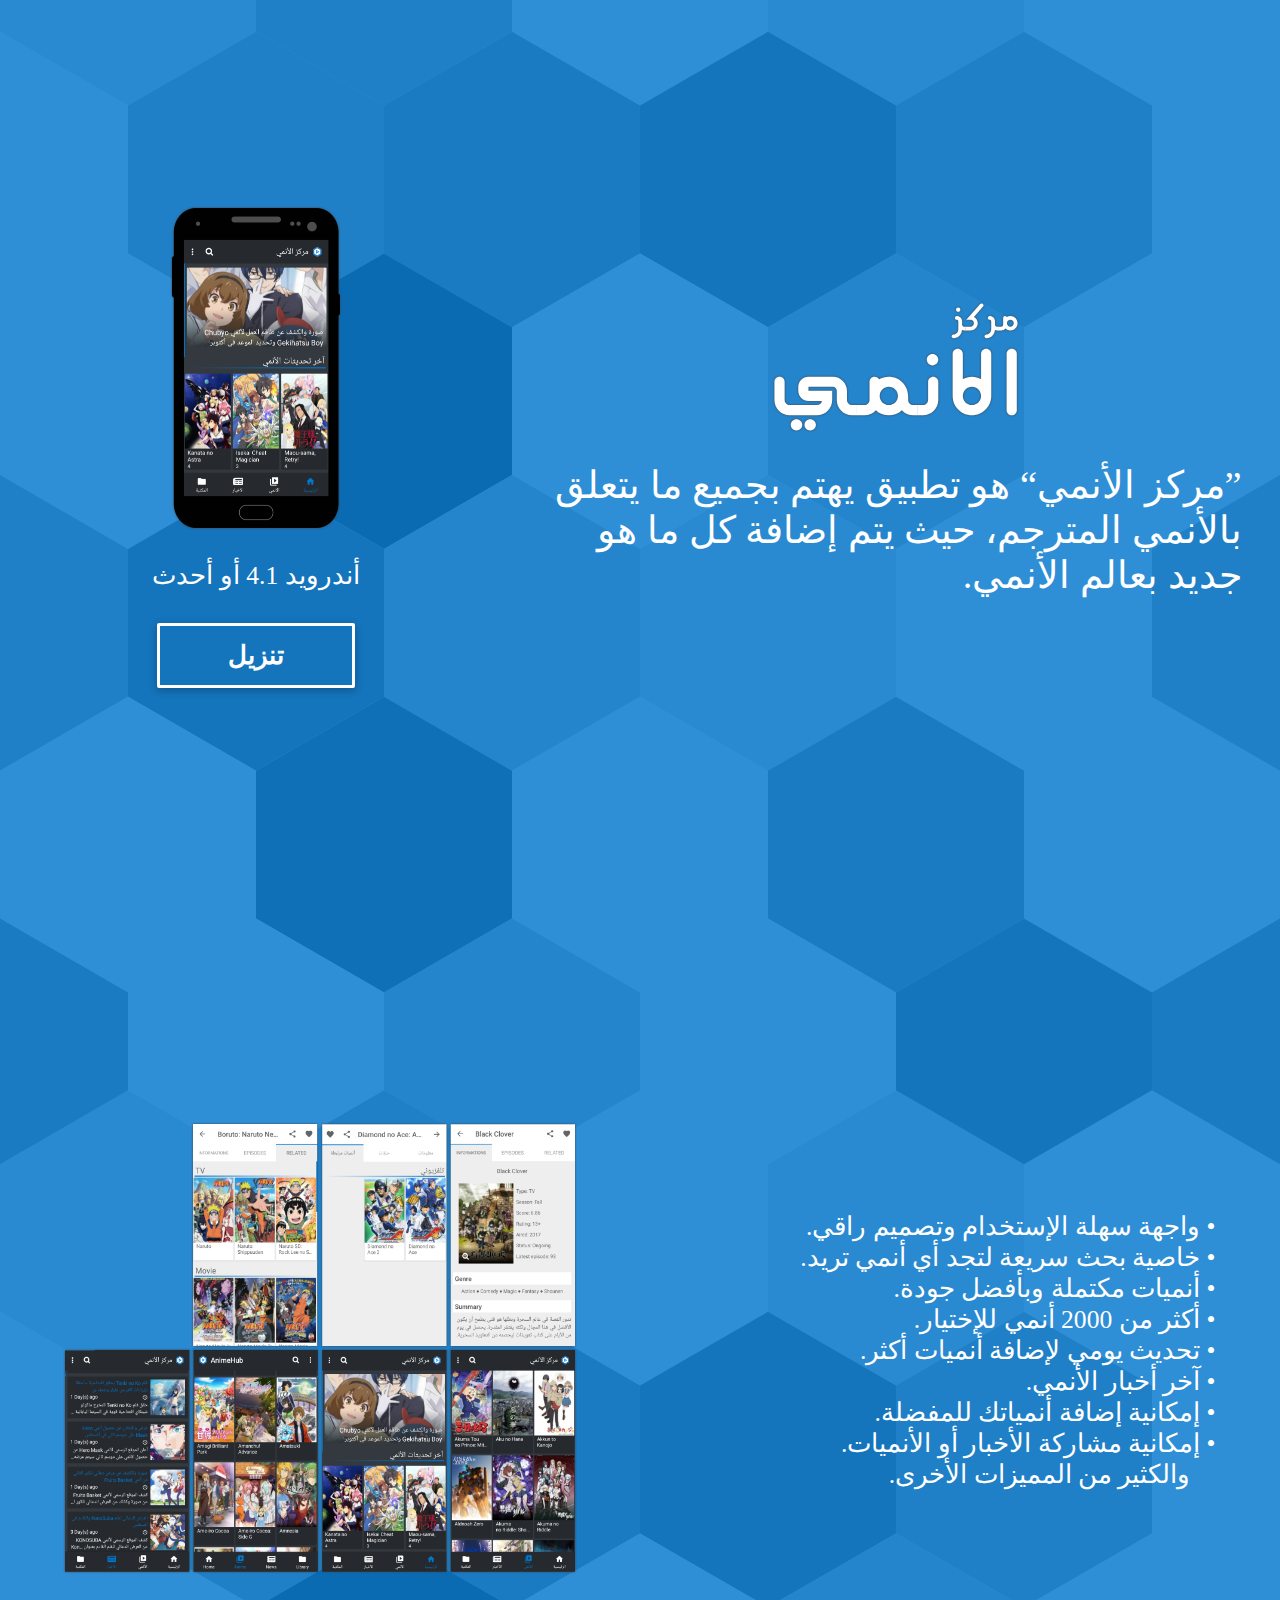
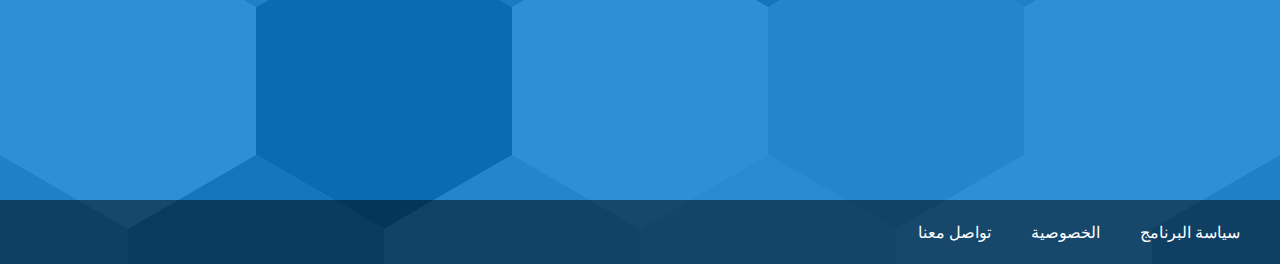
<file: index.html>
<!DOCTYPE html>
<html lang="en">
<head>
    <link rel="icon" type="image/png" href="fav.png" />
    <meta name="google-site-verification" content="bWJ0AkAq1C1HLcxV69SolBP0nHADKoHZq7Z1_ObCYt4" />
    <meta charset="UTF-8">
    <meta name="viewport" content="width=device-width, initial-scale=1.0">
    <meta http-equiv="X-UA-Compatible" content="ie=edge">
    <link rel="stylesheet" href="https://use.fontawesome.com/releases/v5.8.1/css/all.css" integrity="sha384-50oBUHEmvpQ+1lW4y57PTFmhCaXp0ML5d60M1M7uH2+nqUivzIebhndOJK28anvf" crossorigin="anonymous">
    <link rel="stylesheet" href="./css/index.css">
    <script src="https://code.jquery.com/jquery-3.3.1.min.js" integrity="sha256-FgpCb/KJQlLNfOu91ta32o/NMZxltwRo8QtmkMRdAu8=" crossorigin="anonymous"></script>
    <script type="text/javascript" src="./js/index.js"></script>
    <title>مركز الأنمي</title>
</head>
<body>
    <div class="section">
        <div class="aboutapp">
            <div class="DisplayPower">
                <img src="./images/power.svg" class="imgs" alt="" id="app-name">
            </div>
            <div class="about">
                <p style="direction: rtl;">”مركز الأنمي“ هو تطبيق يهتم بجميع ما يتعلق بالأنمي المترجم، حيث يتم
                    إضافة كل ما هو جديد بعالم الأنمي.</p>
            </div>
        </div>
        <div class="view-download">
            <img src="./images/app.png" class="imgs" id="app-ex" alt="">
            <div class="DoubleDownBtn">
                <div class="OsType">
                    <p class="OsName">أندرويد 4.1 أو أحدث</p>
                </div>
                <div class="flex ">
                    <a href="https://play.google.com/store/apps/details?id=com.anihub.app" target="_blank" class="bttn">تنزيل</a>
                </div>
            </div>
        </div>
    </div>
    <div class="section">
        <div id="app-feature">
            <p>• واجهة سهلة الإستخدام وتصميم راقي.</p>
            <p>• خاصية بحث سريعة لتجد أي أنمي تريد.</p>
            <p>• أنميات مكتملة وبأفضل جودة.</p>
            <p>• أكثر من 2000 أنمي للإختيار.</p>
            <p>• تحديث يومي لإضافة أنميات أكثر.</p>
            <p>• آخر أخبار الأنمي.</p>
            <p>• إمكانية إضافة أنمياتك للمفضلة.</p>
            <p>• إمكانية مشاركة الأخبار أو الأنميات.</p>
            <p style="margin-right:25px">والكثير من المميزات الأخرى.</p>
        </div>
        <div id="img-galary">
                <img src="./images/app-view.png" class="imgs" id="app-ex1" alt="">
        </div>
    </div>
    <div class="topBar">
        <div id="facebook" class="topBarBtn">
            <p><i class="fab fa-facebook-f"></i></p>
        </div>
        <div id="twitter" class="topBarBtn">
            <p><i class="fab fa-twitter"></i></p>
        </div>
        <p style="margin:auto"></p>
        <div id="contactus" class="topBarBtn">
            <p>تواصل معنا</p>
        </div>
        <p style="margin:20px"></p>
        <div id="privacy" class="topBarBtn">
            <p>الخصوصية</p>
        </div>
        <p style="margin:20px"></p>
        <div class="topBarBtn" id="tos">
            <p>سياسة البرنامج</p>
        </div>
        <p style="margin:20px"></p>
    </div>
</body>
</html>
</file>
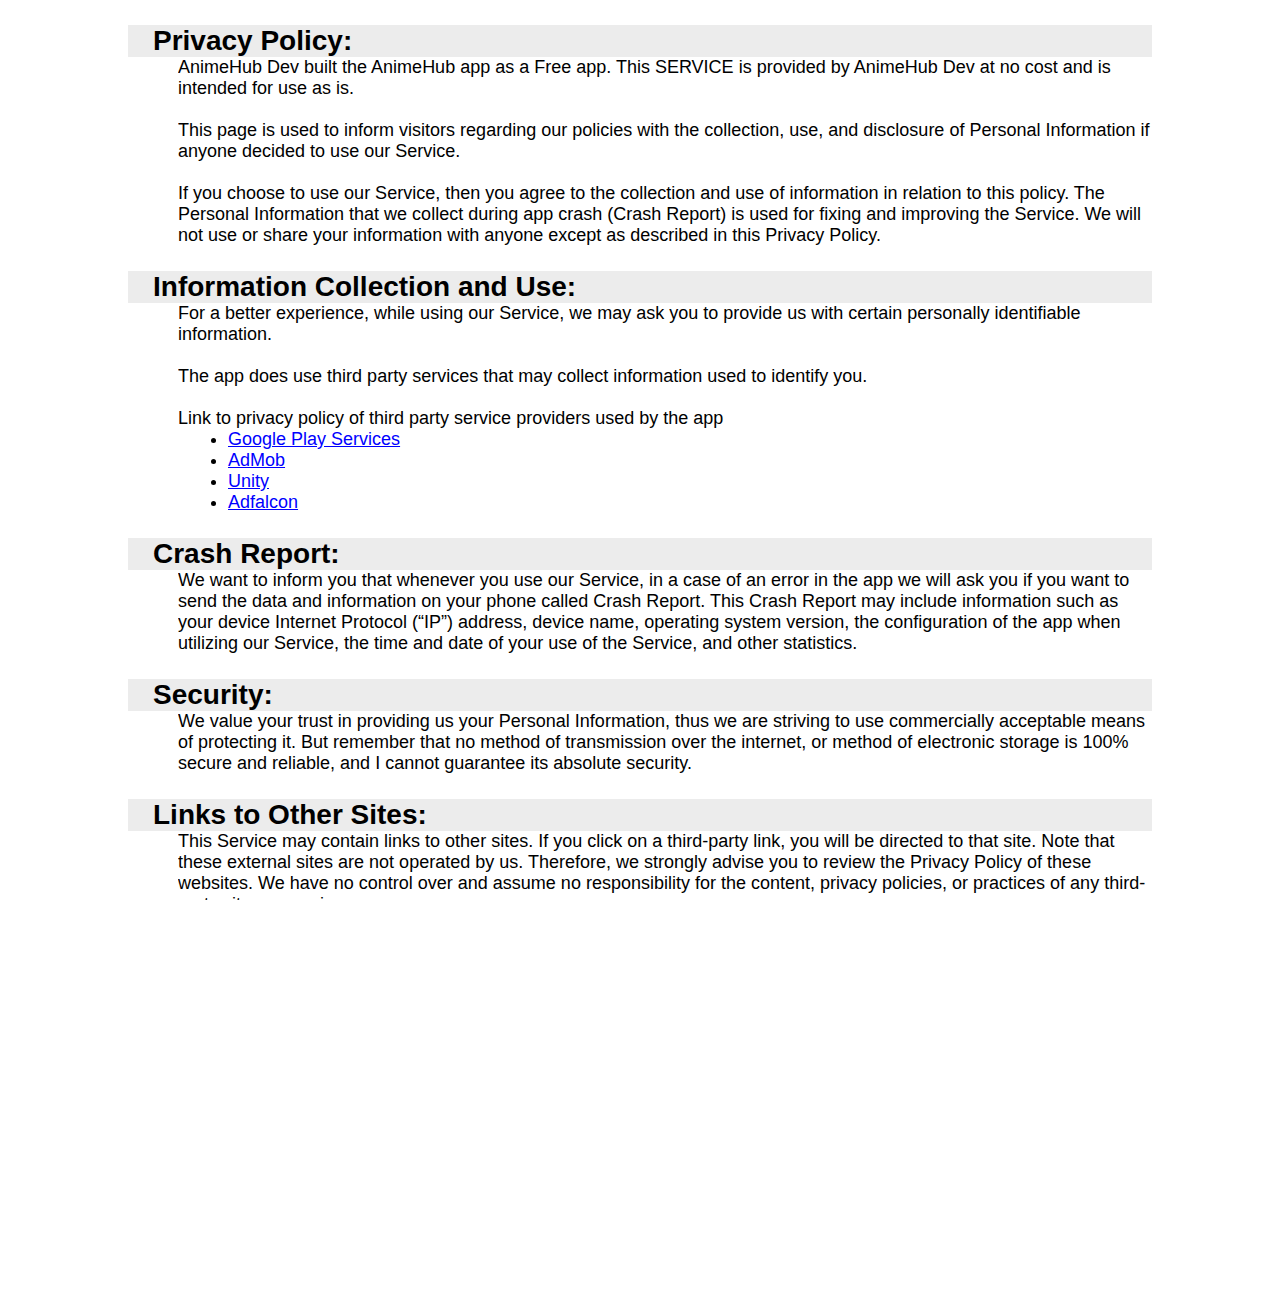
<file: privacy_policy.html>
<!DOCTYPE html>
<html lang="en">

    <head>
        <link rel="icon" type="image/png" href="fav.png" />
        <meta charset="UTF-8">
        <meta name="viewport" content="width=device-width, initial-scale=1.0">
        <title>Privacy Policy</title>
    </head>

    <body>
        <div class="tosContainer">
            <div class="tosViewContainer">
                <div class="ToSTextView" id="ToSLicense">
                    <p class="ToSTitle" style="padding-left: 25px;">Privacy Policy:</p>
                    <div class="ToSInfo" style="padding-left: 50px;">
                        <p>AnimeHub Dev built the AnimeHub app as a Free app. This SERVICE is provided by AnimeHub Dev at no cost and is intended for use as is.</p>
                        <br>
                        <p>This page is used to inform visitors regarding our policies with the collection, use, and disclosure of Personal Information if anyone decided to use our Service.</p>
                        <br>
                        <p>If you choose to use our Service, then you agree to the collection and use of information in relation to this policy. The Personal Information that we collect during app crash (Crash Report) is used for fixing and improving the Service. We will not use or share your information with anyone except as described in this Privacy Policy.</p>
                    </div>
                    <!-- ======================================================================================== -->
                    <p class="ToSTitle" style="padding-left: 25px;">Information Collection and Use:</p>
                    <div class="ToSInfo" style="padding-left: 50px;">
                        <p>For a better experience, while using our Service, we may ask you to provide us with certain personally identifiable information.</p>
                        <br>
                        <p>The app does use third party services that may collect information used to identify you.</p>
                        <br>
                        <p>Link to privacy policy of third party service providers used by the app</p>
                        <ul style="padding-left: 50px;">
                            <li style="overflow: unset;color: black;"><a style="color: blue;" href="https://www.google.com/policies/privacy/">Google Play Services</a></li>
                            <li style="overflow: unset;color: black;"><a style="color: blue;" href="https://support.google.com/admob/answer/6128543?hl=en">AdMob</a></li>
                            <li style="overflow: unset;color: black;"><a style="color: blue;" href="https://unity3d.com/legal/privacy-policy">Unity</a></li>
                            <li style="overflow: unset;color: black;"><a style="color: blue;" href="https://www.adfalcon.com/en/privacy.html">Adfalcon</a></li>
                        </ul>
                    </div>
                    <!-- ======================================================================================== -->
                    <p class="ToSTitle" style="padding-left: 25px;">Crash Report:</p>
                    <div class="ToSInfo" style="padding-left: 50px;">
                        <p>We want to inform you that whenever you use our Service, in a case of an error in the app we will ask you if you want to send the data and information on your phone called Crash Report. This Crash Report may include information such as your device Internet Protocol (“IP”) address, device name, operating system version, the configuration of the app when utilizing our Service, the time and date of your use of the Service, and other statistics.</p>
                    </div>
                    <!-- ======================================================================================== -->
                    <p class="ToSTitle" style="padding-left: 25px;">Security:</p>
                    <div class="ToSInfo" style="padding-left: 50px;">
                        <p>We value your trust in providing us your Personal Information, thus we are striving to use commercially acceptable means of protecting it. But remember that no method of transmission over the internet, or method of electronic storage is 100% secure and reliable, and I cannot guarantee its absolute security.</p>
                    </div>
                    <!-- ======================================================================================== -->
                    <p class="ToSTitle" style="padding-left: 25px;">Links to Other Sites:</p>
                    <div class="ToSInfo" style="padding-left: 50px;">
                        <p>This Service may contain links to other sites. If you click on a third-party link, you will be directed to that site. Note that these external sites are not operated by us. Therefore, we strongly advise you to review the Privacy Policy of these websites. We have no control over and assume no responsibility for the content, privacy policies, or practices of any third-party sites or services.</p>
                    </div>
                    <!-- ======================================================================================== -->
                    <p class="ToSTitle" style="padding-left: 25px;">Children’s Privacy:</p>
                    <div class="ToSInfo" style="padding-left: 50px;">
                        <p>These Services do not address anyone under the age of 13. We do not knowingly collect personally identifiable information from children under 13. In the case we discover that a child under 13 has provided us with personal information, we immediately delete this from our servers. If you are a parent or guardian and you are aware that your child has provided us with personal information, please contact us so that we will be able to do necessary actions.</p>
                    </div>
                    <!-- ======================================================================================== -->
                    <p class="ToSTitle" style="padding-left: 25px;">Changes to This Privacy Policy:</p>
                    <div class="ToSInfo" style="padding-left: 50px;">
                        <p>We may update our Privacy Policy from time to time. Thus, you are advised to review this page periodically for any changes. We will notify you of any changes by posting the new Privacy Policy on this page. These changes are effective immediately after they are posted on this page.</p>
                    </div>
                    <!-- ======================================================================================== -->
                    <p class="ToSTitle" style="padding-left: 25px;">Contact Us:</p>
                    <div class="ToSInfo" style="padding-left: 50px;">
                        <p>If you have any questions or suggestions about our Privacy Policy, do not hesitate to contact us.</p>
                    </div>
                </div>
            </div>
        </div>
        <style>
            * {
                margin: 0;
                padding: 0;
                border: 0;
                outline: 0;
                font-weight: inherit;
                font-style: inherit;
                font-family: Arial, Helvetica, sans-serif;
                vertical-align: baseline;
                font-size: 100%;
                background-color: transparent;
                color: white;
                overflow-x: hidden;
                overflow-y: hidden;
            }

            html, body {
                height: 100%;
                width: 100%;
                overflow-y: auto;
                background-color: #ffffff;
            }

            .tosContainer {
                width: 100%;
            }

            .ToSTextView {
                width: 80%;
            }

            .tosRightContainer {
                -webkit-transition: all 0.3s linear;
                -o-transition: all 0.3s linear;
                transition: all 0.3s linear;
                height: 48px;
                width: 196px;
                border-radius: 8px;
                background-color: #ffffff;
                color: white;
                display: -webkit-box;
                display: -webkit-flex;
                display: -ms-flexbox;
                display: flex;
                -webkit-box-orient: horizontal;
                -webkit-box-direction: normal;
                -webkit-flex-direction: row;
                -ms-flex-direction: row;
                flex-direction: row;
                cursor: pointer;
            }

            .tosRightContainer>p {
                -webkit-transition: all 0.3s linear;
                -o-transition: all 0.3s linear;
                transition: all 0.3s linear;
                height: 100%;
                width: 100%;
                color: white;
                display: -webkit-box;
                display: -webkit-flex;
                display: -ms-flexbox;
                display: flex;
                -webkit-box-align: center;
                -webkit-align-items: center;
                -ms-flex-align: center;
                align-items: center;
                -webkit-box-pack: center;
                -webkit-justify-content: center;
                -ms-flex-pack: center;
                justify-content: center;
                font-size: 20px;
            }

            .tosRightContainer>p:hover {
                background-color: #0078d2;
            }

            .tosViewContainer {
                width: 100%;
                background-color: #ffffff;
                color: white;
                display: -webkit-box;
                display: -webkit-flex;
                display: -ms-flexbox;
                display: flex;
                -webkit-box-orient: vertical;
                -webkit-box-direction: normal;
                -webkit-flex-direction: column;
                    -ms-flex-direction: column;
                        flex-direction: column;
                -webkit-box-align: center;
                -webkit-align-items: center;
                    -ms-flex-align: center;
                        align-items: center;
                -webkit-box-pack: center;
                -webkit-justify-content: center;
                -ms-flex-pack: center;
                justify-content: center;
            }

            .tosViewContainer>div {
                margin: 25px 0;
            }

            .ToSTitle {
                background: #ececec;
                color: black;
                font-size: 28px;
                font-weight: bold;
            }

            .ToSInfo {
                background: #ffffff;
                color: black;
                font-size: 18px;
                margin-bottom: 25px;
                list-style-type: circle;
            }

            .ToSInfo>* {
                color: black;
                font-size: 18px;
            }

            .ToSArguments {
                color: black;
                margin: 10px 25px;
            }
        </style>
    </body>

</html>
</file>
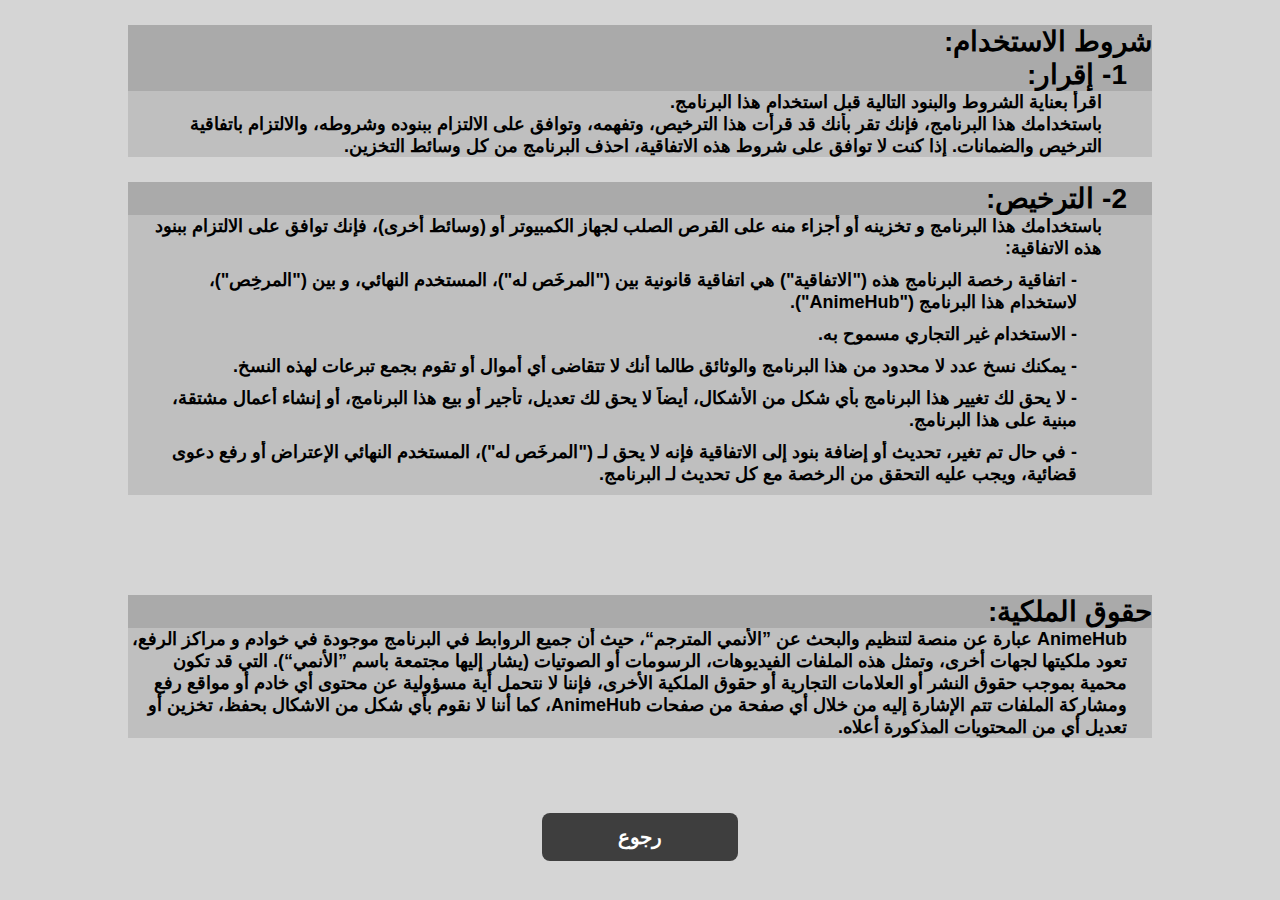
<file: tos.html>
<!DOCTYPE html>
<html lang="en">

    <head>
        <link rel="icon" type="image/png" href="fav.png" />
        <meta charset="UTF-8">
        <meta name="viewport" content="width=device-width, initial-scale=1.0">
        <script src="https://code.jquery.com/jquery-3.3.1.min.js" integrity="sha256-FgpCb/KJQlLNfOu91ta32o/NMZxltwRo8QtmkMRdAu8=" crossorigin="anonymous"></script>
        <title>شروط الاستخدام</title>
    </head>

    <body>
        <div class="tosContainer">
            <div class="tosViewContainer">
                <div class="ToSTextView" id="ToSLicense">
                    <p class="ToSTitle">شروط الاستخدام:</p>
                    <p class="ToSTitle" style="padding-right: 25px;">1- إقرار:</p>
                    <div class="ToSInfo" style="padding-right: 50px;">
                        <p>اقرأ بعناية الشروط والبنود التالية قبل استخدام هذا البرنامج.</p>
                        <p>باستخدامك هذا البرنامج، فإنك تقر بأنك قد قرأت هذا الترخيص، وتفهمه، وتوافق على الالتزام ببنوده وشروطه، والالتزام باتفاقية الترخيص والضمانات. إذا كنت لا توافق على شروط هذه الاتفاقية، احذف البرنامج من كل وسائط التخزين.</p>
                    </div>
                    <p class="ToSTitle" style="padding-right: 25px;">2- الترخيص:</p>
                    <div class="ToSInfo" style="padding-right: 50px;">
                        <p>باستخدامك هذا البرنامج و تخزينه أو أجزاء منه على القرص الصلب لجهاز الكمبيوتر أو (وسائط أخرى)، فإنك توافق على الالتزام ببنود هذه الاتفاقية:</p>
                        <p class="ToSArguments"> - اتفاقية رخصة البرنامج هذه ("الاتفاقية") هي اتفاقية قانونية بين ("المرخَص له")، المستخدم النهائي، و بين ("المرخِص")، لاستخدام هذا البرنامج ("AnimeHub").</p>
                        <p class="ToSArguments"> - الاستخدام غير التجاري مسموح به.</p>
                        <p class="ToSArguments"> - يمكنك نسخ عدد لا محدود من هذا البرنامج والوثائق طالما أنك لا تتقاضى أي أموال أو تقوم بجمع تبرعات لهذه النسخ.</p>
                        <p class="ToSArguments"> - لا يحق لك تغيير هذا البرنامج بأي شكل من الأشكال، أيضاً لا يحق لك تعديل، تأجير أو بيع هذا البرنامج، أو إنشاء أعمال مشتقة، مبنية على هذا البرنامج.</p>
                        <p class="ToSArguments"> - في حال تم تغير، تحديث أو إضافة بنود إلى الاتفاقية فإنه لا يحق لـ ("المرخَص له")، المستخدم النهائي الإعتراض أو رفع دعوى قضائية، ويجب عليه التحقق من الرخصة مع كل تحديث لـ البرنامج.</p>
                    </div>
                    <p class="ToSTitle" style="margin-top: 100px">حقوق الملكية:</p>
                    <div class="ToSInfo" style="padding-right: 25px;">
                        <p>AnimeHub عبارة عن منصة لتنظيم والبحث عن ”الأنمي المترجم“، حيث أن جميع الروابط في البرنامج موجودة في خوادم و مراكز الرفع، تعود ملكيتها لجهات أخرى، وتمثل هذه الملفات الفيديوهات، الرسومات أو الصوتيات (يشار إليها مجتمعة باسم ”الأنمي“).
                                    التي قد تكون محمية بموجب حقوق النشر أو العلامات التجارية أو حقوق الملكية الأخرى، فإننا لا نتحمل أية مسؤولية عن محتوى أي خادم أو مواقع رفع ومشاركة الملفات تتم الإشارة إليه من خلال أي صفحة من صفحات AnimeHub، كما أننا لا نقوم
                                    بأي شكل من الاشكال بحفظ، تخزين أو تعديل أي من المحتويات المذكورة أعلاه.</p>
                    </div>
                </div>
                <div class="tosRightContainer">
                    <p id="Exit">رجوع</p>
                </div>
            </div>
        </div>
        <style>
            * {
                margin: 0;
                padding: 0;
                border: 0;
                outline: 0;
                font-weight: inherit;
                font-style: inherit;
                font-family: Arial, Helvetica, sans-serif;
                vertical-align: baseline;
                font-size: 100%;
                background-color: transparent;
                color: white;
                overflow-x: hidden;
                overflow-y: hidden;
                -webkit-user-select: none;
                -moz-user-select: none;
                -ms-user-select: none;
                user-select: none;
            }

            html, body {
                height: 100%;
                width: 100%;
                overflow-y: auto;
                background-color: #d5d5d5;
            }

            .tosContainer {
                width: 100%;
                direction: rtl;
            }

            .ToSTextView {
                width: 80%;
            }

            .tosRightContainer {
                -webkit-transition: all 0.3s linear;
                -o-transition: all 0.3s linear;
                transition: all 0.3s linear;
                height: 48px;
                width: 196px;
                border-radius: 8px;
                background-color: #3e3e3e;
                color: white;
                display: -webkit-box;
                display: -webkit-flex;
                display: -ms-flexbox;
                display: flex;
                -webkit-box-orient: horizontal;
                -webkit-box-direction: normal;
                -webkit-flex-direction: row;
                -ms-flex-direction: row;
                flex-direction: row;
                cursor: pointer;
            }

            .tosRightContainer>p {
                -webkit-transition: all 0.3s linear;
                -o-transition: all 0.3s linear;
                transition: all 0.3s linear;
                height: 100%;
                width: 100%;
                color: white;
                display: -webkit-box;
                display: -webkit-flex;
                display: -ms-flexbox;
                display: flex;
                -webkit-box-align: center;
                -webkit-align-items: center;
                -ms-flex-align: center;
                align-items: center;
                -webkit-box-pack: center;
                -webkit-justify-content: center;
                -ms-flex-pack: center;
                justify-content: center;
                font-size: 20px;
                font-weight: bold;
            }

            .tosRightContainer>p:hover {
                background-color: #0078d2;
            }

            .tosViewContainer {
                width: 100%;
                background-color: #d5d5d5;
                color: white;
                display: -webkit-box;
                display: -webkit-flex;
                display: -ms-flexbox;
                display: flex;
                -webkit-box-orient: vertical;
                -webkit-box-direction: normal;
                -webkit-flex-direction: column;
                    -ms-flex-direction: column;
                        flex-direction: column;
                direction: rtl;
                -webkit-box-align: center;
                -webkit-align-items: center;
                    -ms-flex-align: center;
                        align-items: center;
                -webkit-box-pack: center;
                -webkit-justify-content: center;
                -ms-flex-pack: center;
                justify-content: center;
            }

            .tosViewContainer>div {
                margin: 25px 0;
            }

            .ToSTitle {
                background: rgba(0, 0, 0, 0.2);
                color: black;
                font-size: 28px;
                font-weight: bold;
            }

            .ToSInfo {
                background: rgba(0, 0, 0, 0.1);
                color: black;
                font-size: 18px;
                font-weight: bold;
                margin-bottom: 25px;
                list-style-type: circle;
            }

            .ToSInfo>* {
                color: black;
                font-size: 18px;
                font-weight: bold;
            }

            .ToSArguments {
                color: black;
                margin: 10px 25px;
            }
        </style>

        <script>
            $('.tosRightContainer').click(function(e) {
                console.log(1);
                var win = window.open('./', '_self');
                win.focus();
            });
        </script>
    </body>

</html>
</file>
<file: css/index.css>
* {
    margin: 0;
    padding: 0;
    border: 0;
    outline: 0;
    font-weight: inherit;
    font-style: inherit;
    font-family: Defualt;
    vertical-align: baseline;
    font-size: 100%;
    background-color: transparent;
    color: white;
    -webkit-user-select: none;
    -moz-user-select: none;
    -ms-user-select: none;
    user-select: none;
}

html {
    height: 100%;
    width: 100%;
    background-image: -o-linear-gradient(#0078d2CC, #0078d2CC), url("../images/hex.svg");
    background-image: -webkit-gradient(linear, left top, left bottom, from(#0078d2CC), to(#0078d2CC)), url("../images/hex.svg");
    background-image: linear-gradient(#0078d2CC, #0078d2CC), url("../images/hex.svg");
    background-position: center;
    background-repeat: repeat;
    background-size: cover;
}

body {
    overflow-y: auto;
}

img {
    -webkit-filter: drop-shadow(0px 0px 1px #444);
    filter: drop-shadow(0px 0px 1px #444);
}

a {
    text-decoration: none;
}

/* Top Bar Style */

.topBar {
    display: -webkit-box;
    display: -ms-flexbox;
    display: flex;
    -webkit-box-orient: horizontal;
    -webkit-box-direction: normal;
        -ms-flex-direction: row;
            flex-direction: row;
    width: 100%;
    height: 64px;
    background-color: rgba(0, 0, 0, 0.5);
}


/*
*
*   Download Button Style
*   Start
*/

.DoubleDownBtn {
    width: 100%;
}

.DoubleDownBtn>* {
    margin: 5px 0;
}

.OsType {
    display: -webkit-box;
    display: -ms-flexbox;
    display: flex;
    -webkit-box-orient: vertical;
    -webkit-box-direction: normal;
    -ms-flex-direction: column;
    flex-direction: column;
    -webkit-box-align: center;
    -ms-flex-align: center;
    align-items: center;
    -webkit-box-pack: center;
    -ms-flex-pack: center;
    justify-content: center;
    position: relative;
}

.OsIcon {
    -o-object-fit: contain;
    object-fit: contain;
    width: 3vw;
    height: 10vh;
}

.OsName {
    font-size: 2vw;
    width: 100%;
    text-align: center;
    padding-bottom: 3vh;
    padding-top: 3vh;
}

.flex {
    display: -webkit-box;
    display: -ms-flexbox;
    display: flex;
    -webkit-box-align: center;
    -ms-flex-align: center;
    align-items: center;
    -webkit-box-pack: center;
    -ms-flex-pack: center;
    justify-content: center;
    position: relative;
}

a.bttn {
    color: white;
    text-decoration: none;
    direction: rtl;
    font-weight: bolder;
    font-size: 2vw;
}

a.bttn:hover {
    border: 3px solid #800080;
}

a.bttn:focus {
    border: 3px solid #800080;
}

.bttn {
    display: inline-block;
    text-align: center;
    width: 15vw;
    font-weight: bold;
    padding: 14px 0px;
    border: 3px solid white;
    border-radius: 2px;
    position: relative;
    -webkit-box-shadow: 0 2px 10px rgba(0, 0, 0, 0.16), 0 3px 6px rgba(0, 0, 0, 0.1);
    box-shadow: 0 2px 10px rgba(0, 0, 0, 0.16), 0 3px 6px rgba(0, 0, 0, 0.1);
    z-index: 0;
}

.bttn:before {
    -webkit-transition: 0.5s all ease;
    -o-transition: 0.5s all ease;
    transition: 0.5s all ease;
    position: absolute;
    top: 0;
    left: 50%;
    right: 50%;
    bottom: 0;
    opacity: 0;
    content: '';
    background-color: #800080;
    z-index: -1;
}

.bttn:hover:before {
    -webkit-transition: 0.5s all ease;
    -o-transition: 0.5s all ease;
    transition: 0.5s all ease;
    left: 0;
    right: 0;
    opacity: 1;
}

.bttn:focus:before {
    -webkit-transition: 0.5s all ease;
    -o-transition: 0.5s all ease;
    transition: 0.5s all ease;
    left: 0;
    right: 0;
    opacity: 1;
}
/**
*
*   Download Button Style
*   End
*/

.topBarBtn {
    width: auto;
    display: -webkit-box;
    display: -ms-flexbox;
    display: flex;
    -webkit-box-pack: center;
        -ms-flex-pack: center;
            justify-content: center;
    -webkit-box-align: center;
        -ms-flex-align: center;
            align-items: center;
    cursor: pointer;
    height: 100%;
    min-width: 64px;
}

.section {
    width: 100%;
    height: 100vh;
    display: -webkit-box;
    display: -ms-flexbox;
    display: flex;
    -webkit-box-orient: horizontal;
    -webkit-box-direction: reverse;
    -ms-flex-direction: row-reverse;
    flex-direction: row-reverse;
    -webkit-box-pack: center;
        -ms-flex-pack: center;
            justify-content: center;
    -webkit-box-align: center;
        -ms-flex-align: center;
            align-items: center;
}

#app-name {
    margin-bottom: 3vh;
}

.aboutapp {
    width: 60%;
    display: -webkit-box;
    display: -ms-flexbox;
    display: flex;
    -webkit-box-orient: vertical;
    -webkit-box-direction: normal;
    -ms-flex-direction: column;
    flex-direction: column;
    -webkit-box-align: center;
    -ms-flex-align: center;
    align-items: center;
    -webkit-box-pack: center;
    -ms-flex-pack: center;
    justify-content: center;
}

.imgs {
    width: auto;
    height: 10vw;
    -o-object-fit: contain;
    object-fit: contain;
}

.about {
    width: 90%;
    height: auto;
    display: -webkit-box;
    display: -ms-flexbox;
    display: flex;
    -webkit-box-orient: vertical;
    -webkit-box-direction: normal;
    -ms-flex-direction: column;
    flex-direction: column;
    -webkit-box-align: end;
    -ms-flex-align: end;
    align-items: flex-end;
}

.about>p {
    height: auto;
    font-size: 3vw;
}

#TOSVIEW {
    display: -webkit-box;
    display: -ms-flexbox;
    display: flex;
    -webkit-box-pack: center;
    -ms-flex-pack: center;
    justify-content: center;
    -webkit-align-self: center;
    -ms-flex-item-align: center;
    align-self: center;
    direction: rtl;
    margin-bottom: 40px;
    font-size: 5vh;
    margin-top: 20px;
    cursor: pointer;
    text-decoration: underline;
}

.view-download {
    width: 40%;
    display: -webkit-box;
    display: -ms-flexbox;
    display: flex;
    -webkit-box-pack: center;
    -ms-flex-pack: center;
    justify-content: center;
    -webkit-box-align: center;
    -ms-flex-align: center;
    align-items: center;
    -webkit-box-orient: vertical;
    -webkit-box-direction: normal;
    -ms-flex-direction: column;
    flex-direction: column;
}

#app-ex {
    height: 25vw;
}

#app-ex1 {
    height: 35vw;
}

#app-feature {
    direction: rtl;
    display: -webkit-box;
    display: -ms-flexbox;
    display: flex;
    -webkit-box-orient: vertical;
    -webkit-box-direction: normal;
        -ms-flex-direction: column;
            flex-direction: column;
    font-size: 2vw;
    -webkit-box-pack: center;
        -ms-flex-pack: center;
            justify-content: center;
    width: 50%;
}

@media only screen and (max-width: 800px) {
    .section {
        width: 100%;
        height: auto;
        display: -webkit-box;
        display: -ms-flexbox;
        display: flex;
        -webkit-box-orient: vertical;
        -webkit-box-direction: normal;
            -ms-flex-direction: column;
                flex-direction: column;
        -webkit-box-pack: center;
            -ms-flex-pack: center;
                justify-content: center;
        -webkit-box-align: center;
            -ms-flex-align: center;
                align-items: center;
    }
    .aboutapp {
        width: 100%;
    }
    .about>p {
        font-size: 5vw;
    }
    .topBarBtn {
        min-width: 32px;
        font-size: 3vw;
    }
    #app-name {
        margin: 5vh 0;
    }
    .imgs {
        height: 20vw;
    }
    .view-download {
        width: 100%;
        margin: 5vh 0 0;
    }
    .OsName {
        font-size: 5vw;
    }
    .bttn {
        width: 23vw;
    }
    a.bttn {
        font-size: 4vw;
    }
    #app-ex1 {
        height: 70vw;
        margin-bottom: 5vh;
    }
    #app-feature {
        direction: rtl;
        display: -webkit-box;
        display: -ms-flexbox;
        display: flex;
        -webkit-box-orient: vertical;
        -webkit-box-direction: normal;
            -ms-flex-direction: column;
                flex-direction: column;
        font-size: 5vw;
        -webkit-box-pack: center;
            -ms-flex-pack: center;
                justify-content: center;
        width: auto;
        margin: 5vh 0;
    }
}
</file>
